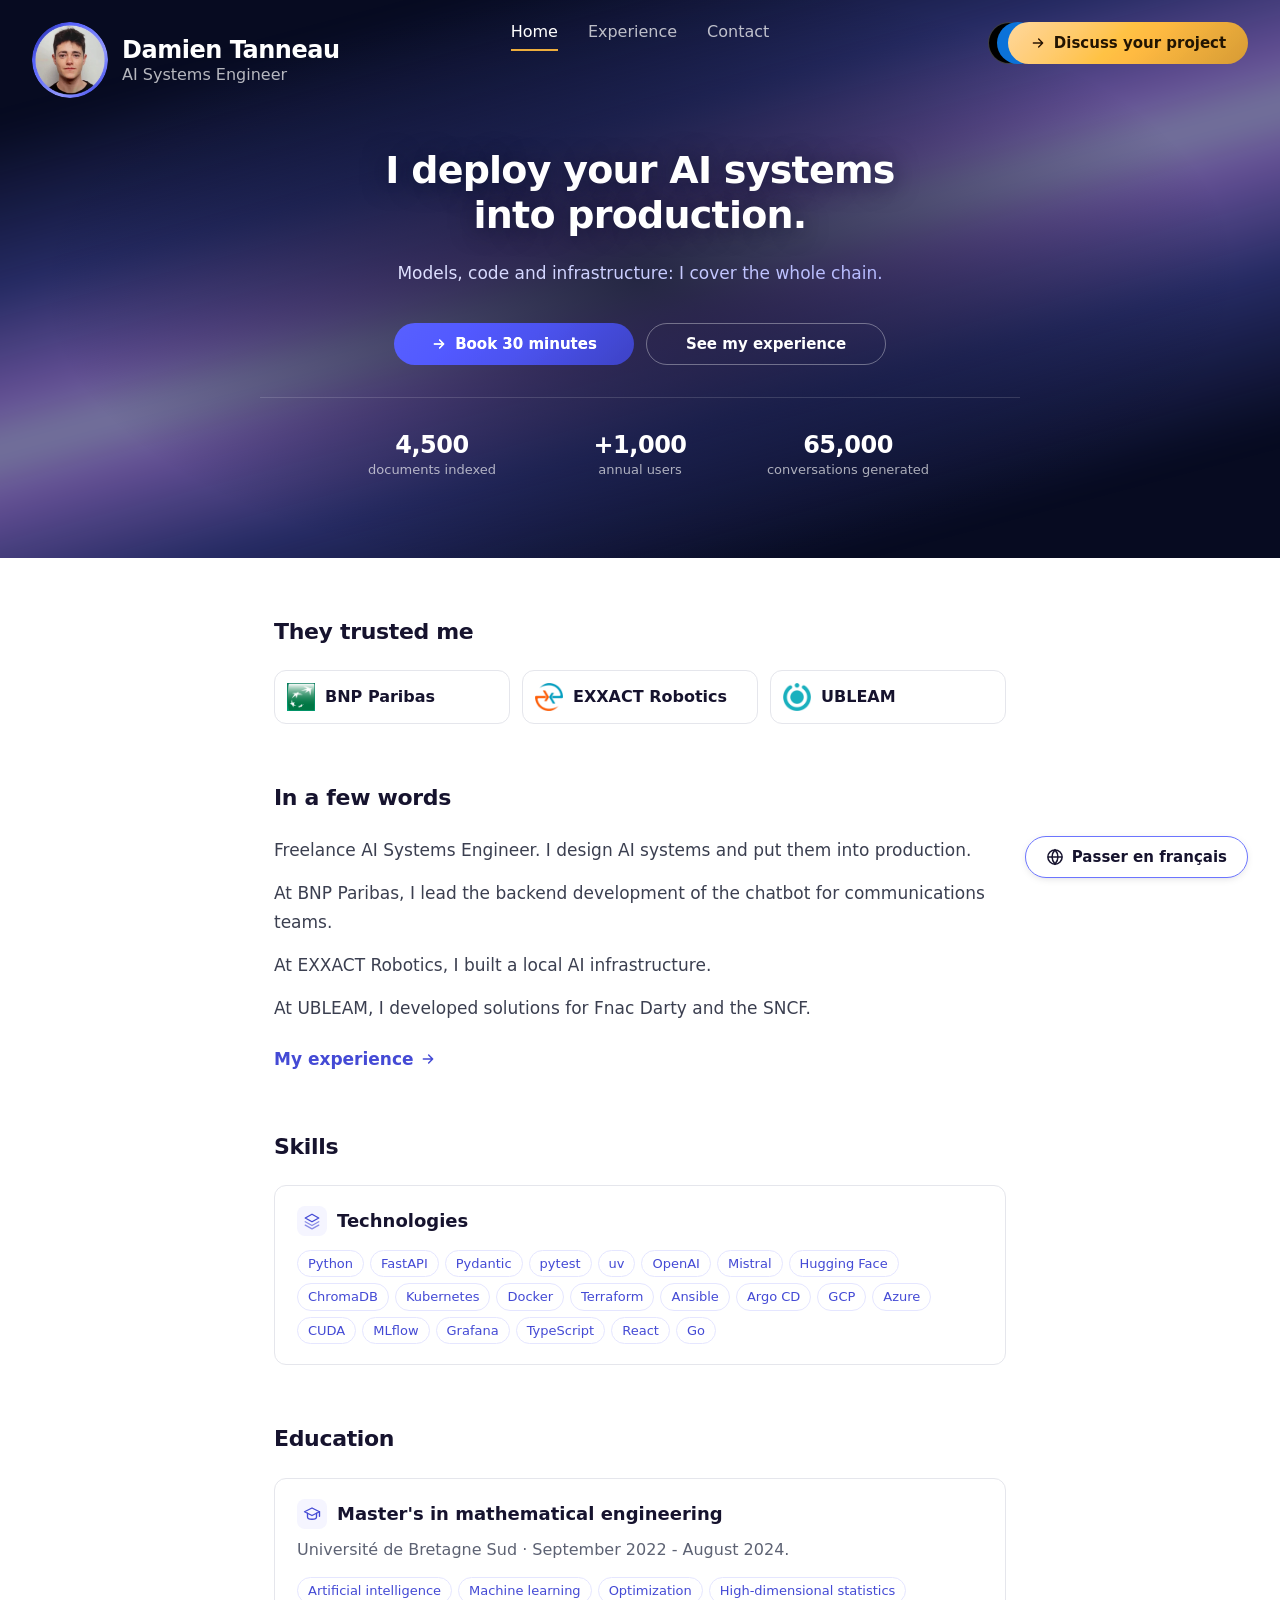
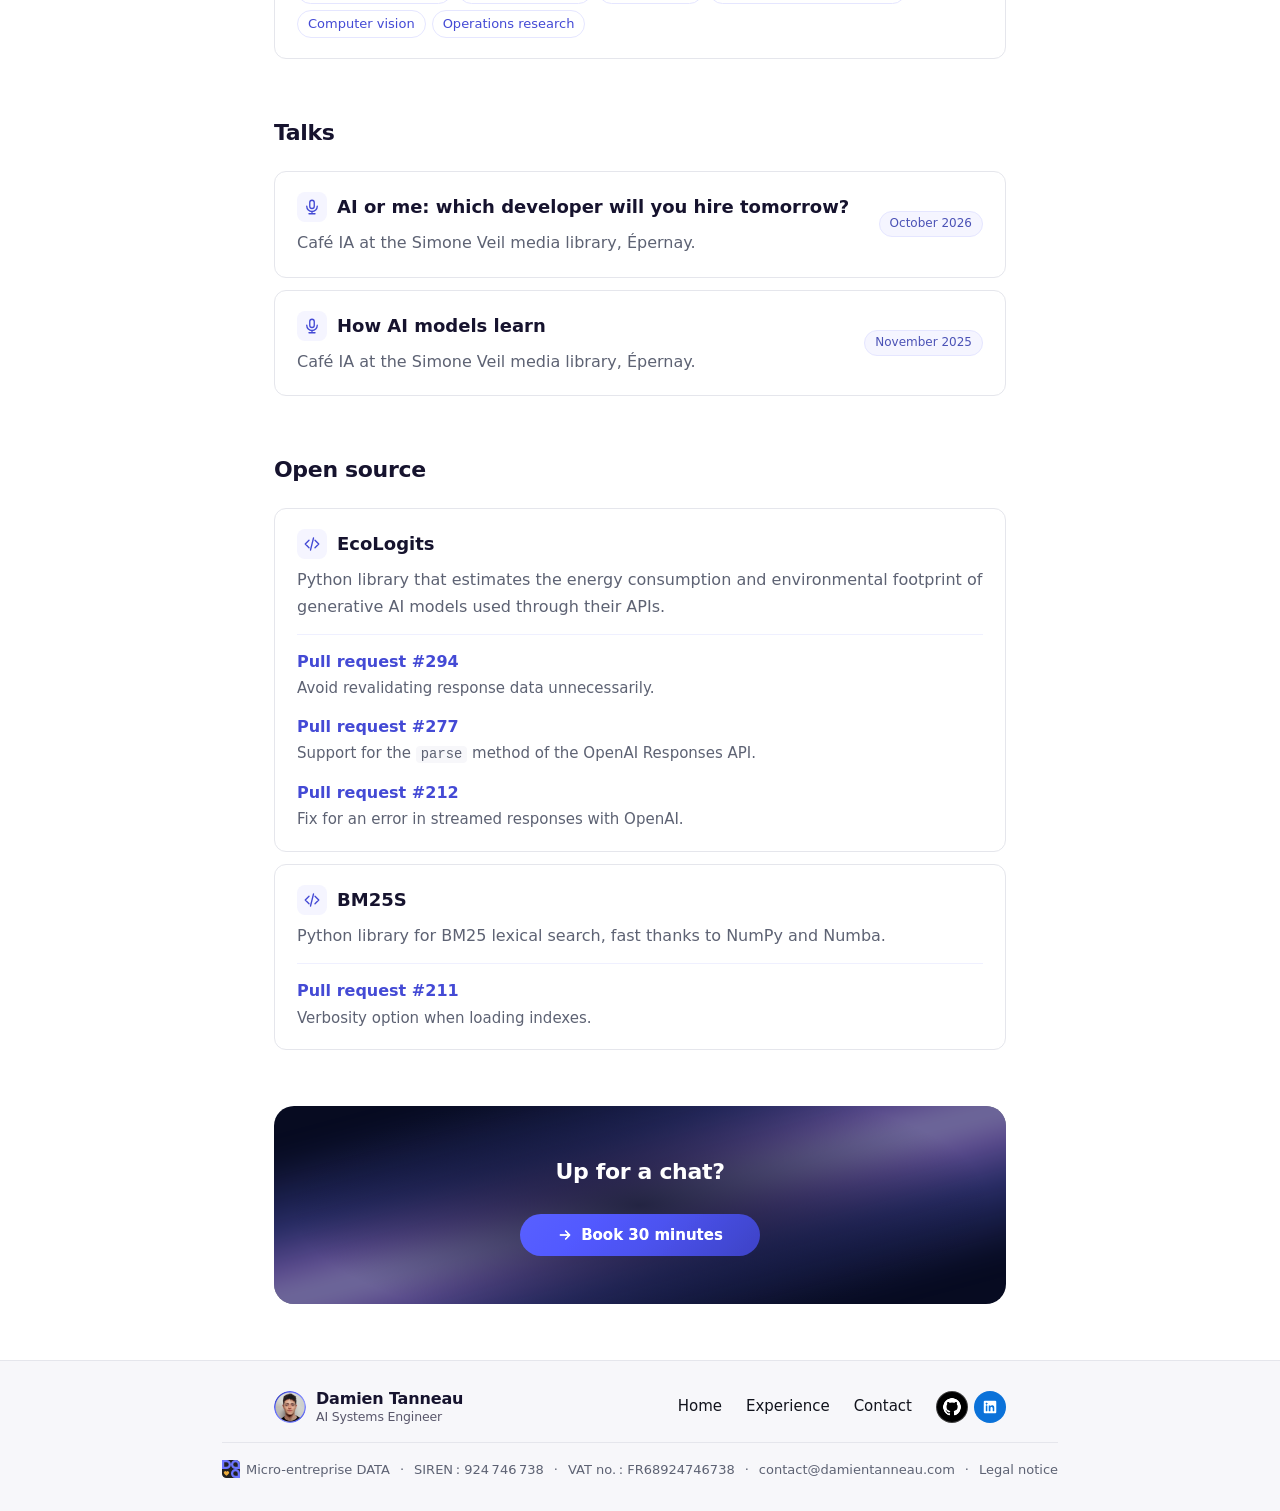
<file: index.html>
<!doctype html>
<html lang="fr">
<head>
<meta charset="utf-8">
<meta name="viewport" content="width=device-width, initial-scale=1">
<title>Damien Tanneau</title>
<meta name="description" content="Ingénieur en systèmes d'IA freelance. Je déploie vos systèmes d'IA en production : produits LLM et RAG, ingestion de documents, évaluation et infrastructure.">
<link rel="canonical" href="https://damientanneau.com/">
<link rel="alternate" hreflang="fr" href="https://damientanneau.com/">
<link rel="alternate" hreflang="en" href="https://damientanneau.com/en/">
<link rel="alternate" hreflang="x-default" href="https://damientanneau.com/">
<meta property="og:type" content="website">
<meta property="og:url" content="https://damientanneau.com/">
<meta property="og:title" content="Damien Tanneau · Ingénieur en systèmes d'IA freelance">
<meta property="og:description" content="Ingénieur en systèmes d'IA freelance. Je déploie vos systèmes d'IA en production : produits LLM et RAG, ingestion de documents, évaluation et infrastructure.">
<meta property="og:locale" content="fr_FR">
<meta property="og:locale:alternate" content="en_US">
<meta property="og:image" content="https://damientanneau.com/assets/damien-photo.jpg">
<meta property="og:image:alt" content="Photo de Damien Tanneau">
<meta name="twitter:card" content="summary">
<meta name="theme-color" content="#070b21">
<link rel="icon" href="assets/damien.png" type="image/png">
<link rel="apple-touch-icon" href="assets/damien.png">
<link rel="stylesheet" href="assets/style.css">
<script src="components/site.js" defer></script>
<script src="components/analytics.js" defer></script>
<script src="components/icons.js" defer></script>
<script src="components/logo.js" defer></script>
<script src="components/parts.js" defer></script>
<script src="components/icon.js" defer></script>
<script src="components/button.js" defer></script>
<script src="components/header.js" defer></script>
<script src="components/hero.js" defer></script>
<script src="components/cta.js" defer></script>
<script src="components/footer.js" defer></script>
<script src="components/lang.js" defer></script>
</head>
<body>

<site-hero page="index">
  <h1>Je déploie vos systèmes d'IA<br>en&nbsp;production.</h1>
  <p class="hero-text">Modèles, code et infrastructure : je couvre toute la chaîne.</p>
  <div class="hero-actions">
    <site-button variant="violet" href="https://calendar.app.google/CoBxq1Q2LCWjWYjo9" external>Réserver 30 minutes</site-button>
    <site-button variant="ghost" href="/experience">Voir mon expérience</site-button>
  </div>
  <dl class="hero-stats">
    <div><dt>4&#8239;500</dt><dd>documents indexés</dd></div>
    <div><dt>+1&#8239;000</dt><dd>utilisateurs annuels</dd></div>
    <div><dt>65&#8239;000</dt><dd>conversations engendrées</dd></div>
  </dl>
</site-hero>

<main>
  <section class="clients">
    <div class="wrap">
      <h2>Ils m'ont fait confiance</h2>
      <ul class="client-tiles">
        <li><a class="client" href="/experience#bnp-paribas"><img src="assets/clients/bnp-paribas.png" alt="" width="28" height="28">BNP Paribas</a></li>
        <li><a class="client" href="/experience#exxact-robotics"><img src="assets/clients/exxact-robotics.png" alt="" width="28" height="28">EXXACT Robotics</a></li>
        <li><a class="client" href="/experience#ubleam"><img src="assets/clients/ubleam.png" alt="" width="28" height="28">UBLEAM</a></li>
      </ul>
    </div>
  </section>

  <section style="padding-top:0">
    <div class="wrap intro">
      <h2>En quelques mots</h2>
      <p>Ingénieur en systèmes d'IA freelance. Je conçois des systèmes d'IA et je les mets en production.</p>
      <p>Chez BNP Paribas, je dirige le développement backend du chatbot des communicants.</p>
      <p>Chez EXXACT Robotics, j'ai construit une infrastructure IA locale.</p>
      <p>Chez UBLEAM, j'ai développé des solutions pour Fnac Darty et la SNCF.</p>
      <div class="intro-links">
        <a href="/experience">Mon expérience <site-icon name="arrow" bare></site-icon></a>
        
        
        
      </div>
    </div>
  </section>

  <section style="padding-top:0">
    <div class="wrap">
      <h2>Compétences</h2>
      <div class="items">
        <div class="item wide"><h3><site-icon name="technologies"></site-icon>Technologies</h3><div class="tags"><span class="tag">Python</span><span class="tag">FastAPI</span><span class="tag">Pydantic</span><span class="tag">pytest</span><span class="tag">uv</span><span class="tag">OpenAI</span><span class="tag">Mistral</span><span class="tag">Hugging Face</span><span class="tag">ChromaDB</span><span class="tag">Kubernetes</span><span class="tag">Docker</span><span class="tag">Terraform</span><span class="tag">Ansible</span><span class="tag">Argo CD</span><span class="tag">GCP</span><span class="tag">Azure</span><span class="tag">CUDA</span><span class="tag">MLflow</span><span class="tag">Grafana</span><span class="tag">TypeScript</span><span class="tag">React</span><span class="tag">Go</span></div></div>
      </div>
    </div>
  </section>

  <section style="padding-top:0">
    <div class="wrap">
      <h2>Formation</h2>
      <div class="item">
        <h3><site-icon name="formation"></site-icon>Master en ingénierie mathématique</h3>
        <p>Université de Bretagne Sud · septembre 2022 - août 2024.</p>
        <div class="tags"><span class="tag">Intelligence artificielle</span><span class="tag">Machine learning</span><span class="tag">Optimisation</span><span class="tag">Statistiques en grande dimension</span><span class="tag">Vision par ordinateur</span><span class="tag">Recherche opérationnelle</span></div>
      </div>
    </div>
  </section>

  <section style="padding-top:0">
    <div class="wrap">
      <h2>Conférences</h2>
      <ul class="contrib-list">
        <li><div><strong><site-icon name="conferences"></site-icon>L'IA ou moi, quel développeur allez-vous embaucher demain ?</strong><p>Café IA de la médiathèque Simone Veil, Épernay.</p></div><span class="contrib-type is-mine">Octobre 2026</span></li>
        <li><div><strong><site-icon name="conferences"></site-icon>Comment les modèles d'intelligence artificielle apprennent ?</strong><p>Café IA de la médiathèque Simone Veil, Épernay.</p></div><span class="contrib-type is-mine">Novembre 2025</span></li>
      </ul>
    </div>
  </section>

  <section style="padding-top:0">
    <div class="wrap">
      <h2>Open source</h2>
      <div class="items items-stack">
        <div class="item">
          <h3><site-icon name="libre"></site-icon><a href="https://github.com/mlco2/ecologits" rel="noopener">EcoLogits</a></h3>
          <p>Bibliothèque Python qui estime la consommation d'énergie et l'empreinte environnementale des modèles d'IA générative utilisés via leurs API.</p>
          <ul class="link-list">
            <li><a href="https://github.com/mlco2/ecologits/pull/294" rel="noopener">Pull request #294</a><span>Éviter de revalider inutilement les données des réponses.</span></li>
            <li><a href="https://github.com/mlco2/ecologits/pull/277" rel="noopener">Pull request #277</a><span>Prise en charge de la méthode <code>parse</code> de l'API Responses d'OpenAI.</span></li>
            <li><a href="https://github.com/mlco2/ecologits/pull/212" rel="noopener">Pull request #212</a><span>Correction d'une erreur dans le streaming des réponses avec OpenAI.</span></li>
          </ul>
        </div>
        <div class="item">
          <h3><site-icon name="libre"></site-icon><a href="https://github.com/xhluca/bm25s" rel="noopener">BM25S</a></h3>
          <p>Bibliothèque Python de recherche lexicale BM25, rapide grâce à NumPy et Numba.</p>
          <ul class="link-list">
            <li><a href="https://github.com/xhluca/bm25s/pull/211" rel="noopener">Pull request #211</a><span>Option de verbosité au chargement des index.</span></li>
          </ul>
        </div>
      </div>
    </div>
  </section>

  <site-cta></site-cta>
</main>

<site-lang></site-lang>
<site-footer></site-footer>
</body>
</html>
</file>
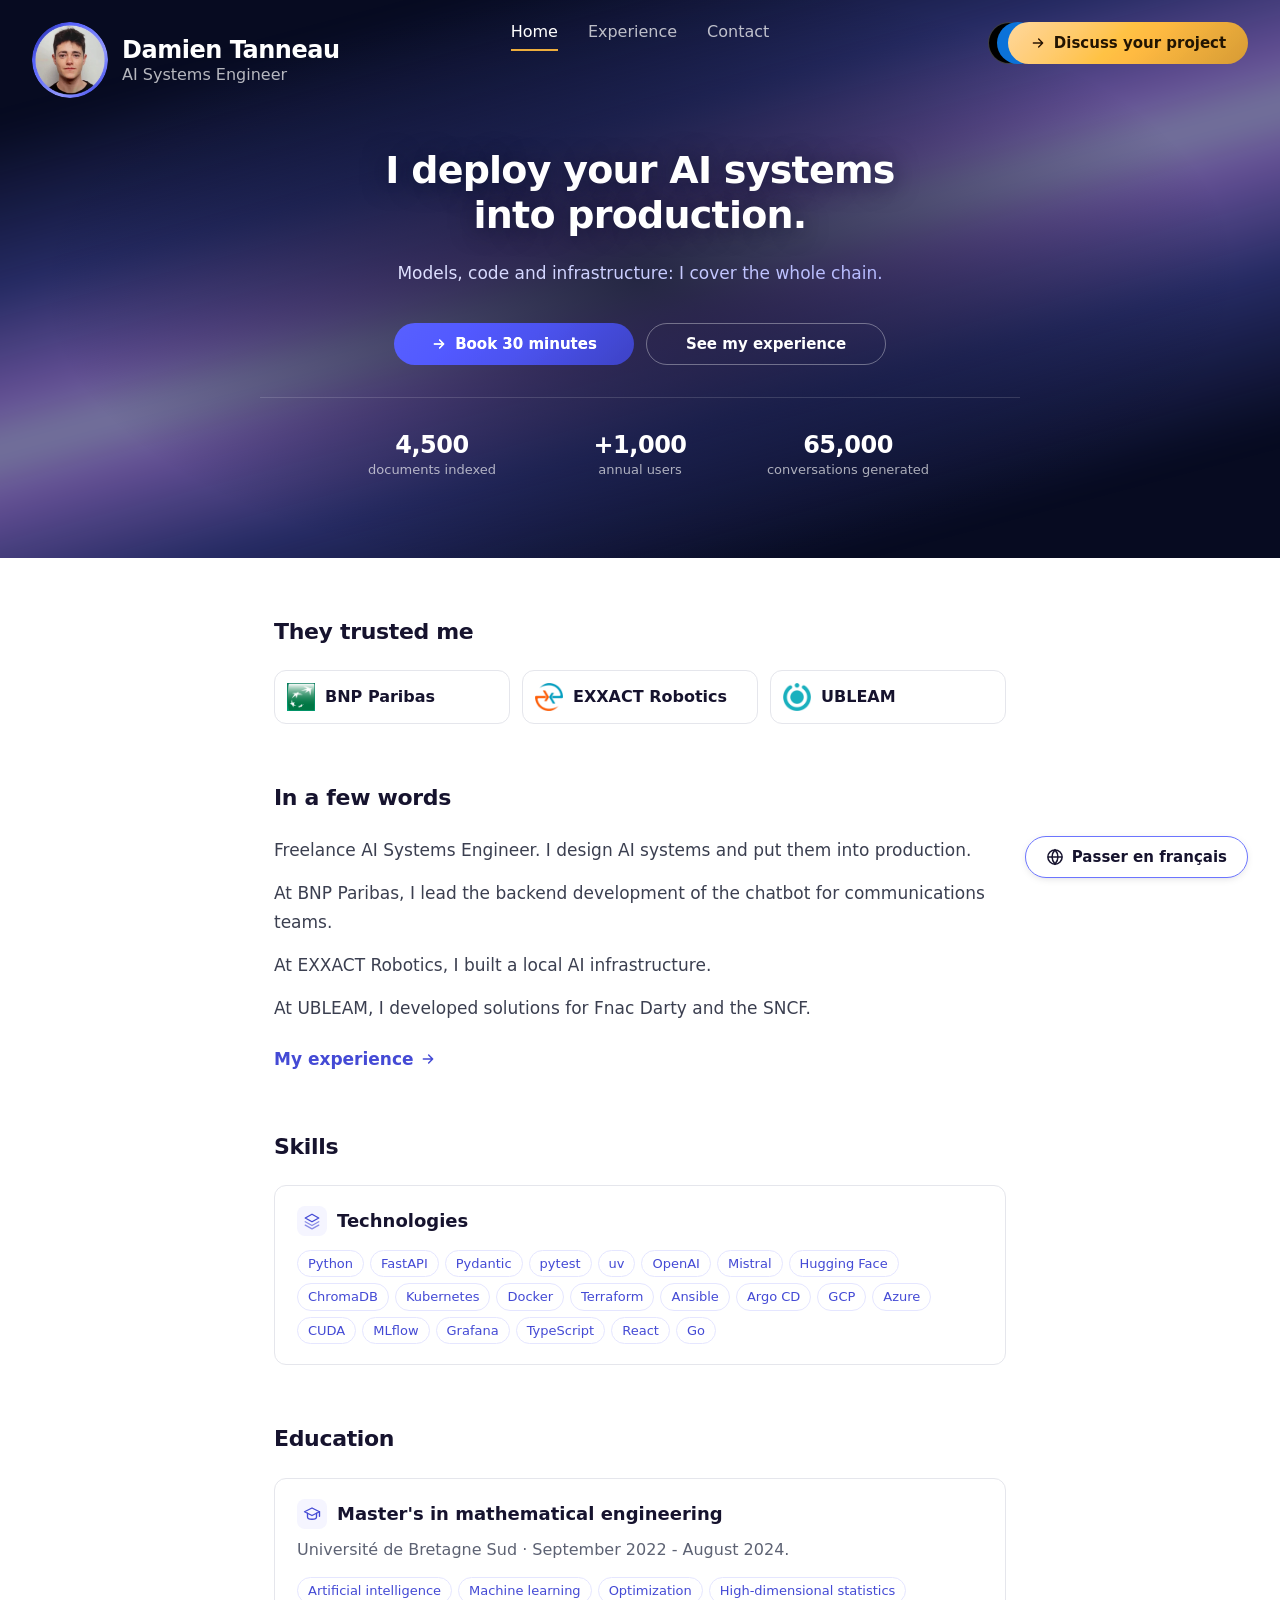
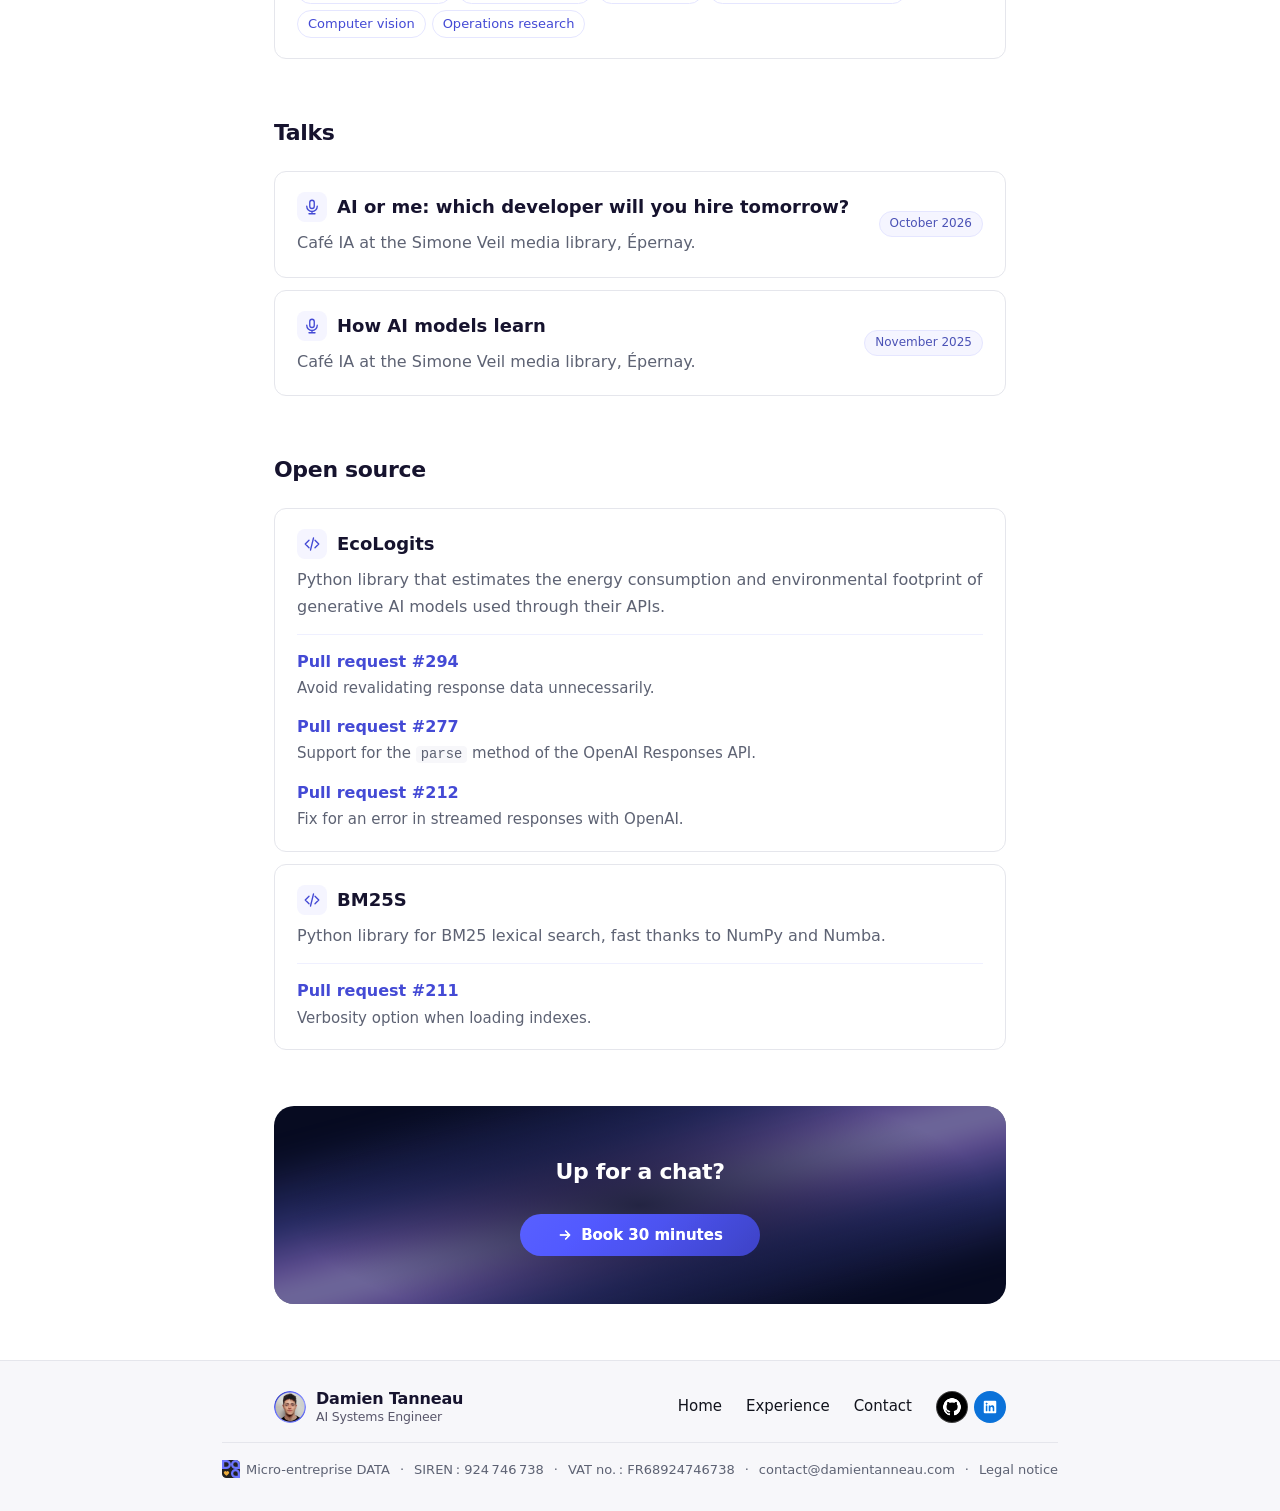
<file: en/index.html>
<!doctype html>
<html lang="en">
<head>
<meta charset="utf-8">
<meta name="viewport" content="width=device-width, initial-scale=1">
<title>Damien Tanneau</title>
<meta name="description" content="Freelance AI Systems Engineer. I deploy your AI systems in production: LLM and RAG products, document ingestion, evaluation and infrastructure.">
<link rel="canonical" href="https://damientanneau.com/en/">
<link rel="alternate" hreflang="fr" href="https://damientanneau.com/">
<link rel="alternate" hreflang="en" href="https://damientanneau.com/en/">
<link rel="alternate" hreflang="x-default" href="https://damientanneau.com/">
<meta property="og:type" content="website">
<meta property="og:url" content="https://damientanneau.com/en/">
<meta property="og:title" content="Damien Tanneau · Freelance AI Systems Engineer">
<meta property="og:description" content="Freelance AI Systems Engineer. I deploy your AI systems in production: LLM and RAG products, document ingestion, evaluation and infrastructure.">
<meta property="og:locale" content="en_US">
<meta property="og:locale:alternate" content="fr_FR">
<meta property="og:image" content="https://damientanneau.com/assets/damien-photo.jpg">
<meta property="og:image:alt" content="Photo of Damien Tanneau">
<meta name="twitter:card" content="summary">
<meta name="theme-color" content="#070b21">
<link rel="icon" href="../assets/damien.png" type="image/png">
<link rel="apple-touch-icon" href="../assets/damien.png">
<link rel="stylesheet" href="../assets/style.css">
<script src="../components/site.js" defer></script>
<script src="../components/analytics.js" defer></script>
<script src="../components/icons.js" defer></script>
<script src="../components/logo.js" defer></script>
<script src="../components/parts.js" defer></script>
<script src="../components/icon.js" defer></script>
<script src="../components/button.js" defer></script>
<script src="../components/header.js" defer></script>
<script src="../components/hero.js" defer></script>
<script src="../components/cta.js" defer></script>
<script src="../components/footer.js" defer></script>
<script src="../components/lang.js" defer></script>
</head>
<body>

<site-hero page="index">
  <h1>I deploy your AI systems<br>into&nbsp;production.</h1>
  <p class="hero-text">Models, code and infrastructure: I cover the whole chain.</p>
  <div class="hero-actions">
    <site-button variant="violet" href="https://calendar.app.google/CoBxq1Q2LCWjWYjo9" external>Book 30 minutes</site-button>
    <site-button variant="ghost" href="/en/experience">See my experience</site-button>
  </div>
  <dl class="hero-stats">
    <div><dt>4,500</dt><dd>documents indexed</dd></div>
    <div><dt>+1,000</dt><dd>annual users</dd></div>
    <div><dt>65,000</dt><dd>conversations generated</dd></div>
  </dl>
</site-hero>

<main>
  <section class="clients">
    <div class="wrap">
      <h2>They trusted me</h2>
      <ul class="client-tiles">
        <li><a class="client" href="/en/experience#bnp-paribas"><img src="../assets/clients/bnp-paribas.png" alt="" width="28" height="28">BNP Paribas</a></li>
        <li><a class="client" href="/en/experience#exxact-robotics"><img src="../assets/clients/exxact-robotics.png" alt="" width="28" height="28">EXXACT Robotics</a></li>
        <li><a class="client" href="/en/experience#ubleam"><img src="../assets/clients/ubleam.png" alt="" width="28" height="28">UBLEAM</a></li>
      </ul>
    </div>
  </section>

  <section style="padding-top:0">
    <div class="wrap intro">
      <h2>In a few words</h2>
      <p>Freelance AI Systems Engineer. I design AI systems and put them into production.</p>
      <p>At BNP Paribas, I lead the backend development of the chatbot for communications teams.</p>
      <p>At EXXACT Robotics, I built a local AI infrastructure.</p>
      <p>At UBLEAM, I developed solutions for Fnac Darty and the SNCF.</p>
      <div class="intro-links">
        <a href="/en/experience">My experience <site-icon name="arrow" bare></site-icon></a>
        
        
        
      </div>
    </div>
  </section>

  <section style="padding-top:0">
    <div class="wrap">
      <h2>Skills</h2>
      <div class="items">
        <div class="item wide"><h3><site-icon name="technologies"></site-icon>Technologies</h3><div class="tags"><span class="tag">Python</span><span class="tag">FastAPI</span><span class="tag">Pydantic</span><span class="tag">pytest</span><span class="tag">uv</span><span class="tag">OpenAI</span><span class="tag">Mistral</span><span class="tag">Hugging Face</span><span class="tag">ChromaDB</span><span class="tag">Kubernetes</span><span class="tag">Docker</span><span class="tag">Terraform</span><span class="tag">Ansible</span><span class="tag">Argo CD</span><span class="tag">GCP</span><span class="tag">Azure</span><span class="tag">CUDA</span><span class="tag">MLflow</span><span class="tag">Grafana</span><span class="tag">TypeScript</span><span class="tag">React</span><span class="tag">Go</span></div></div>
      </div>
    </div>
  </section>

  <section style="padding-top:0">
    <div class="wrap">
      <h2>Education</h2>
      <div class="item">
        <h3><site-icon name="formation"></site-icon>Master's in mathematical engineering</h3>
        <p>Université de Bretagne Sud · September 2022 - August 2024.</p>
        <div class="tags"><span class="tag">Artificial intelligence</span><span class="tag">Machine learning</span><span class="tag">Optimization</span><span class="tag">High-dimensional statistics</span><span class="tag">Computer vision</span><span class="tag">Operations research</span></div>
      </div>
    </div>
  </section>

  <section style="padding-top:0">
    <div class="wrap">
      <h2>Talks</h2>
      <ul class="contrib-list">
        <li><div><strong><site-icon name="conferences"></site-icon>AI or me: which developer will you hire tomorrow?</strong><p>Café IA at the Simone Veil media library, Épernay.</p></div><span class="contrib-type is-mine">October 2026</span></li>
        <li><div><strong><site-icon name="conferences"></site-icon>How AI models learn</strong><p>Café IA at the Simone Veil media library, Épernay.</p></div><span class="contrib-type is-mine">November 2025</span></li>
      </ul>
    </div>
  </section>

  <section style="padding-top:0">
    <div class="wrap">
      <h2>Open source</h2>
      <div class="items items-stack">
        <div class="item">
          <h3><site-icon name="libre"></site-icon><a href="https://github.com/mlco2/ecologits" rel="noopener">EcoLogits</a></h3>
          <p>Python library that estimates the energy consumption and environmental footprint of generative AI models used through their APIs.</p>
          <ul class="link-list">
            <li><a href="https://github.com/mlco2/ecologits/pull/294" rel="noopener">Pull request #294</a><span>Avoid revalidating response data unnecessarily.</span></li>
            <li><a href="https://github.com/mlco2/ecologits/pull/277" rel="noopener">Pull request #277</a><span>Support for the <code>parse</code> method of the OpenAI Responses API.</span></li>
            <li><a href="https://github.com/mlco2/ecologits/pull/212" rel="noopener">Pull request #212</a><span>Fix for an error in streamed responses with OpenAI.</span></li>
          </ul>
        </div>
        <div class="item">
          <h3><site-icon name="libre"></site-icon><a href="https://github.com/xhluca/bm25s" rel="noopener">BM25S</a></h3>
          <p>Python library for BM25 lexical search, fast thanks to NumPy and Numba.</p>
          <ul class="link-list">
            <li><a href="https://github.com/xhluca/bm25s/pull/211" rel="noopener">Pull request #211</a><span>Verbosity option when loading indexes.</span></li>
          </ul>
        </div>
      </div>
    </div>
  </section>

  <site-cta></site-cta>
</main>

<site-lang></site-lang>
<site-footer></site-footer>
</body>
</html>
</file>
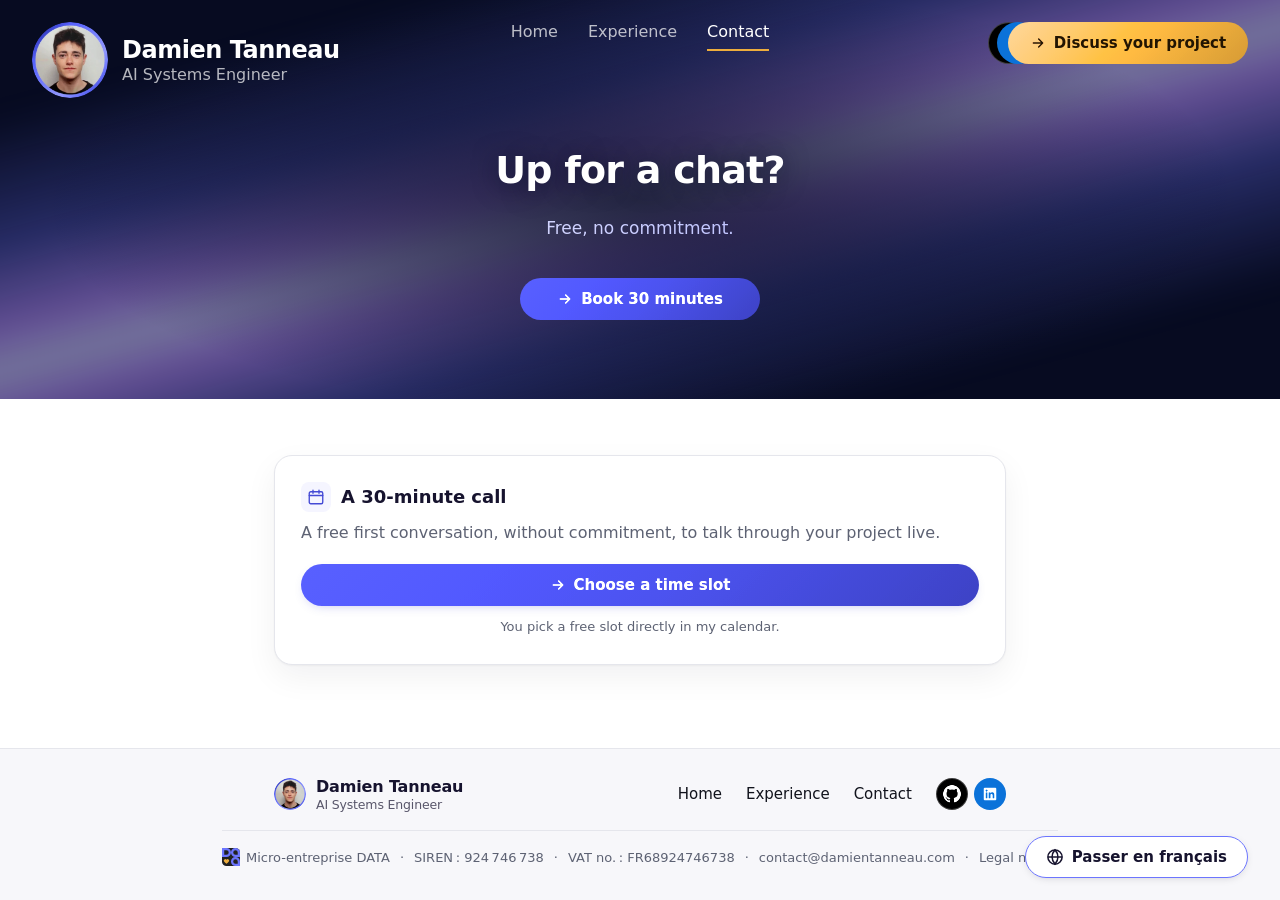
<file: en/contact.html>
<!doctype html>
<html lang="en">
<head>
<meta charset="utf-8">
<meta name="viewport" content="width=device-width, initial-scale=1">
<title>Contact · Damien Tanneau</title>
<meta name="description" content="Let's talk about your AI project: a first 30-minute call, free and without commitment.">
<link rel="canonical" href="https://damientanneau.com/en/contact">
<link rel="alternate" hreflang="fr" href="https://damientanneau.com/contact">
<link rel="alternate" hreflang="en" href="https://damientanneau.com/en/contact">
<link rel="alternate" hreflang="x-default" href="https://damientanneau.com/contact">
<meta property="og:type" content="website">
<meta property="og:url" content="https://damientanneau.com/en/contact">
<meta property="og:title" content="Contact · Damien Tanneau">
<meta property="og:description" content="Let's talk about your AI project: a first 30-minute call, free and without commitment.">
<meta property="og:locale" content="en_US">
<meta property="og:locale:alternate" content="fr_FR">
<meta property="og:image" content="https://damientanneau.com/assets/damien-photo.jpg">
<meta property="og:image:alt" content="Photo of Damien Tanneau">
<meta name="twitter:card" content="summary">
<meta name="theme-color" content="#070b21">
<link rel="icon" href="../assets/damien.png" type="image/png">
<link rel="apple-touch-icon" href="../assets/damien.png">
<link rel="stylesheet" href="../assets/style.css">
<script src="../components/site.js" defer></script>
<script src="../components/analytics.js" defer></script>
<script src="../components/icons.js" defer></script>
<script src="../components/logo.js" defer></script>
<script src="../components/parts.js" defer></script>
<script src="../components/icon.js" defer></script>
<script src="../components/button.js" defer></script>
<script src="../components/header.js" defer></script>
<script src="../components/hero.js" defer></script>
<script src="../components/cta.js" defer></script>
<script src="../components/footer.js" defer></script>
<script src="../components/lang.js" defer></script>
<script src="../assets/contact-form.js" defer></script>
</head>
<body>

<site-hero page="contact">
  <h1>Up for a chat?</h1>
  <p class="hero-text">Free, no commitment.</p>
  <div class="hero-actions">
    <site-button variant="violet" href="https://calendar.app.google/CoBxq1Q2LCWjWYjo9" external>Book 30 minutes</site-button>
    
    
    
  </div>
  
  
  
</site-hero>

<main>
  <section>
    <div class="wrap">
      

      <div class="contact-options">
      <div class="contact-card" id="rendez-vous">
        <h3><site-icon name="calendrier"></site-icon>A 30-minute call</h3>
        <p>A free first conversation, without commitment, to talk through your project live.</p>
        <site-button variant="violet" href="https://calendar.app.google/CoBxq1Q2LCWjWYjo9" external full>Choose a time slot</site-button>
        <p class="contact-hint">You pick a free slot directly in my calendar.</p>
      </div>
      
      
      
      </div>

      
      
      
    </div>
  </section>
</main>

<site-lang></site-lang>
<site-footer></site-footer>
</body>
</html>
</file>
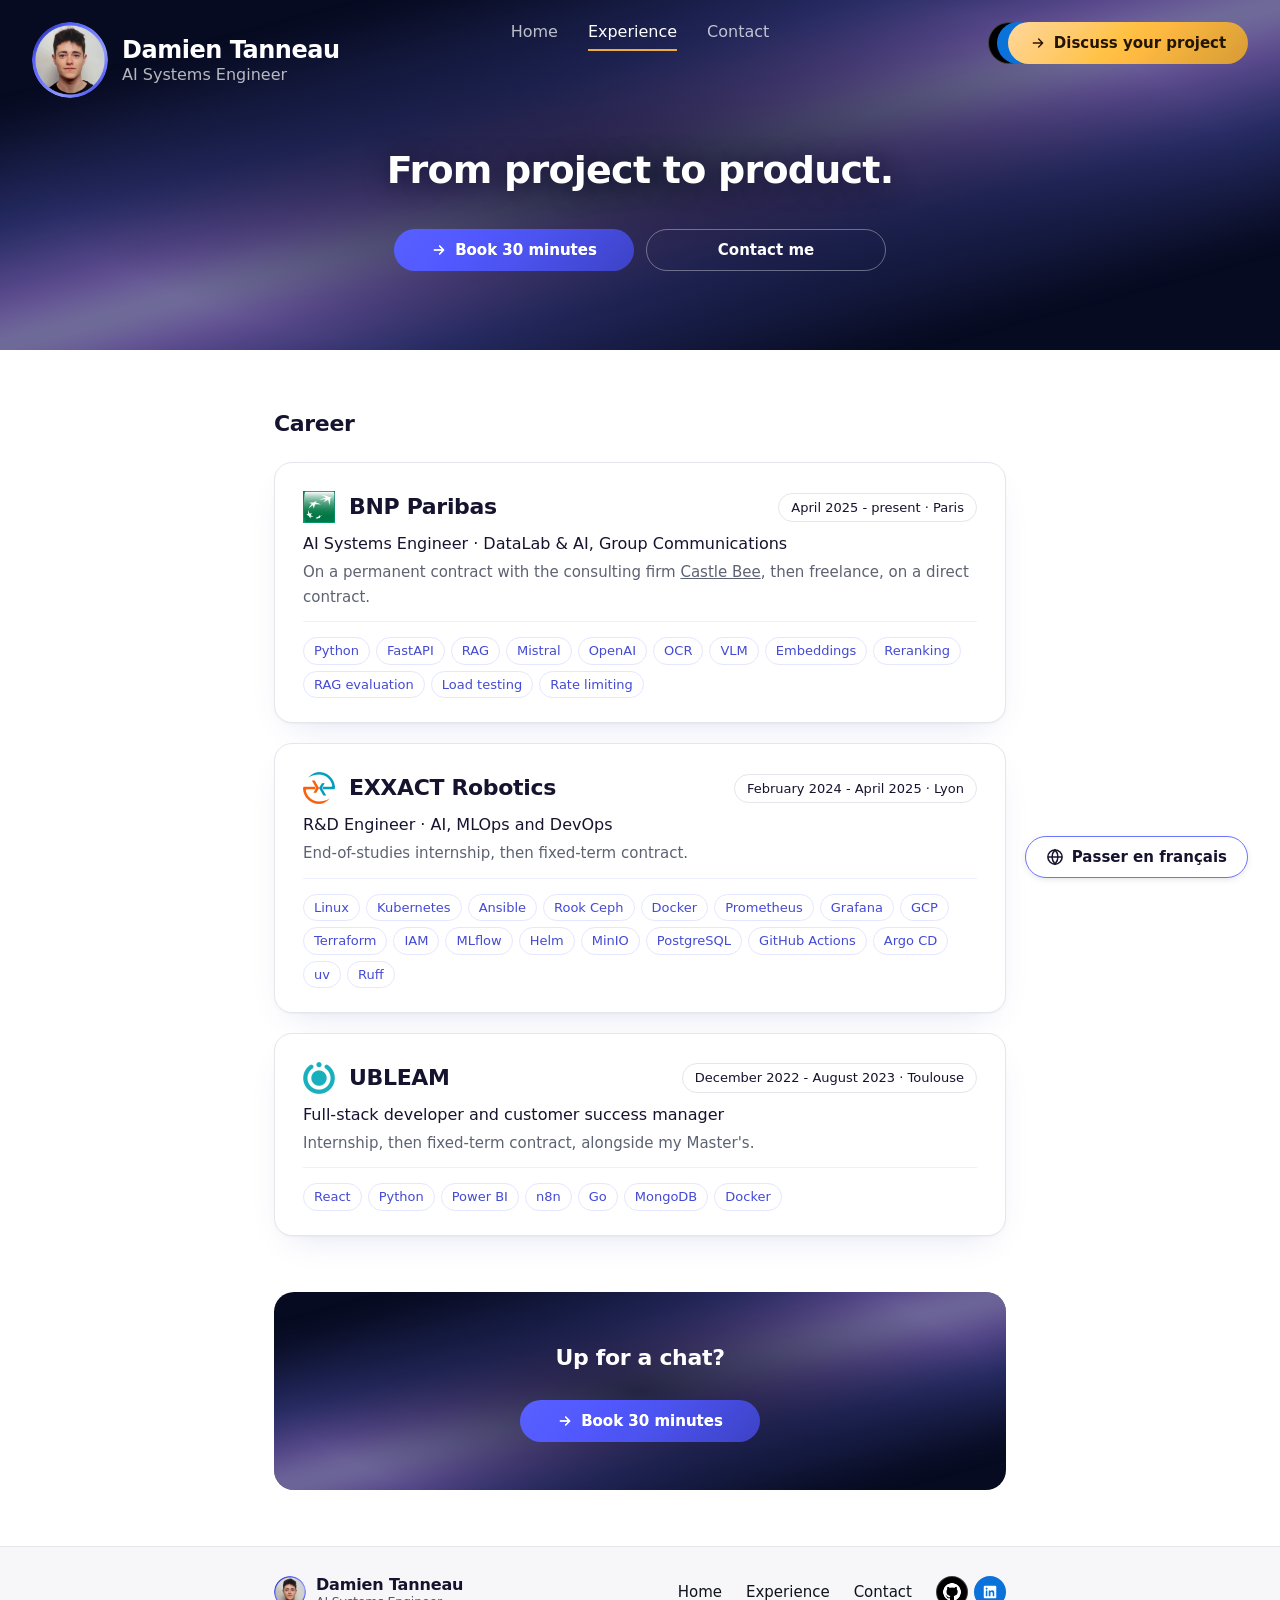
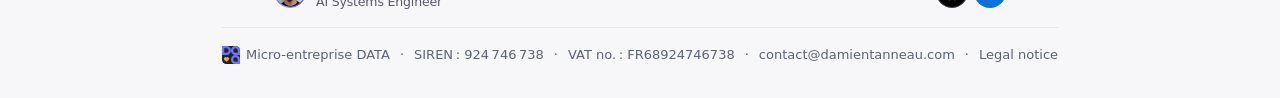
<file: en/experience.html>
<!doctype html>
<html lang="en">
<head>
<meta charset="utf-8">
<meta name="viewport" content="width=device-width, initial-scale=1">
<title>Experience · Damien Tanneau</title>
<meta name="description" content="BNP Paribas, EXXACT Robotics, UBLEAM: the AI systems and infrastructure I built.">
<link rel="canonical" href="https://damientanneau.com/en/experience">
<link rel="alternate" hreflang="fr" href="https://damientanneau.com/experience">
<link rel="alternate" hreflang="en" href="https://damientanneau.com/en/experience">
<link rel="alternate" hreflang="x-default" href="https://damientanneau.com/experience">
<meta property="og:type" content="website">
<meta property="og:url" content="https://damientanneau.com/en/experience">
<meta property="og:title" content="Experience · Damien Tanneau">
<meta property="og:description" content="BNP Paribas, EXXACT Robotics, UBLEAM: the AI systems and infrastructure I built.">
<meta property="og:locale" content="en_US">
<meta property="og:locale:alternate" content="fr_FR">
<meta property="og:image" content="https://damientanneau.com/assets/damien-photo.jpg">
<meta property="og:image:alt" content="Photo of Damien Tanneau">
<meta name="twitter:card" content="summary">
<meta name="theme-color" content="#070b21">
<link rel="icon" href="../assets/damien.png" type="image/png">
<link rel="apple-touch-icon" href="../assets/damien.png">
<link rel="stylesheet" href="../assets/style.css">
<script src="../components/site.js" defer></script>
<script src="../components/analytics.js" defer></script>
<script src="../components/icons.js" defer></script>
<script src="../components/logo.js" defer></script>
<script src="../components/parts.js" defer></script>
<script src="../components/icon.js" defer></script>
<script src="../components/button.js" defer></script>
<script src="../components/header.js" defer></script>
<script src="../components/hero.js" defer></script>
<script src="../components/cta.js" defer></script>
<script src="../components/footer.js" defer></script>
<script src="../components/lang.js" defer></script>
</head>
<body>

<site-hero page="experience">
  <h1>From project to product.</h1>
  
  
  
  <div class="hero-actions">
    <site-button variant="violet" href="https://calendar.app.google/CoBxq1Q2LCWjWYjo9" external>Book 30 minutes</site-button>
    
    <site-button variant="ghost" href="/en/contact">Contact me</site-button>
    
    
    
    
  </div>
  
  
  
</site-hero>

<main>
<section>
  <div class="wrap">
    <h2>Career</h2>
  </div>
  <div class="wrap job-cards">
      <article class="job" id="bnp-paribas">
        <div class="job-top"><div class="job-name"><span class="job-logo"><img src="../assets/clients/bnp-paribas.png" alt="BNP Paribas logo" width="34" height="34"></span><h2><a href="https://group.bnpparibas" target="_blank" rel="noopener">BNP Paribas</a></h2></div><span class="dates">April 2025 - present · Paris</span></div>
        <p class="role">AI Systems Engineer · DataLab &amp; AI, Group Communications</p>
        <p class="context">On a permanent contract with the consulting firm <a href="https://www.welcometothejungle.com/fr/companies-v1/castle-bee-data-cloud-cyber-foundry" target="_blank" rel="noopener">Castle Bee</a>, then freelance, on a direct contract.</p>
        
        
        
        <div class="tags"><span class="tag">Python</span><span class="tag">FastAPI</span><span class="tag">RAG</span><span class="tag">Mistral</span><span class="tag">OpenAI</span><span class="tag">OCR</span><span class="tag">VLM</span><span class="tag">Embeddings</span><span class="tag">Reranking</span><span class="tag">RAG evaluation</span><span class="tag">Load testing</span><span class="tag">Rate limiting</span></div>
      </article>
      <article class="job" id="exxact-robotics">
        <div class="job-top"><div class="job-name"><span class="job-logo"><img src="../assets/clients/exxact-robotics.png" alt="EXXACT Robotics logo" width="34" height="34"></span><h2><a href="https://exxact-robotics.com" target="_blank" rel="noopener">EXXACT Robotics</a></h2></div><span class="dates">February 2024 - April 2025 · Lyon</span></div>
        <p class="role">R&amp;D Engineer · AI, MLOps and DevOps</p>
        <p class="context">End-of-studies internship, then fixed-term contract.</p>
        
        
        
        <div class="tags"><span class="tag">Linux</span><span class="tag">Kubernetes</span><span class="tag">Ansible</span><span class="tag">Rook Ceph</span><span class="tag">Docker</span><span class="tag">Prometheus</span><span class="tag">Grafana</span><span class="tag">GCP</span><span class="tag">Terraform</span><span class="tag">IAM</span><span class="tag">MLflow</span><span class="tag">Helm</span><span class="tag">MinIO</span><span class="tag">PostgreSQL</span><span class="tag">GitHub Actions</span><span class="tag">Argo CD</span><span class="tag">uv</span><span class="tag">Ruff</span></div>
      </article>
      <article class="job" id="ubleam">
        <div class="job-top"><div class="job-name"><span class="job-logo"><img src="../assets/clients/ubleam.png" alt="UBLEAM logo" width="34" height="34"></span><h2><a href="https://www.ubleam.com" target="_blank" rel="noopener">UBLEAM</a></h2></div><span class="dates">December 2022 - August 2023 · Toulouse</span></div>
        <p class="role">Full-stack developer and customer success manager</p>
        <p class="context">Internship, then fixed-term contract, alongside my Master's.</p>
        
        
        
        <div class="tags"><span class="tag">React</span><span class="tag">Python</span><span class="tag">Power BI</span><span class="tag">n8n</span><span class="tag">Go</span><span class="tag">MongoDB</span><span class="tag">Docker</span></div>
      </article>
  </div>
</section>

  <site-cta></site-cta>
</main>

<site-lang></site-lang>
<site-footer></site-footer>
</body>
</html>
</file>
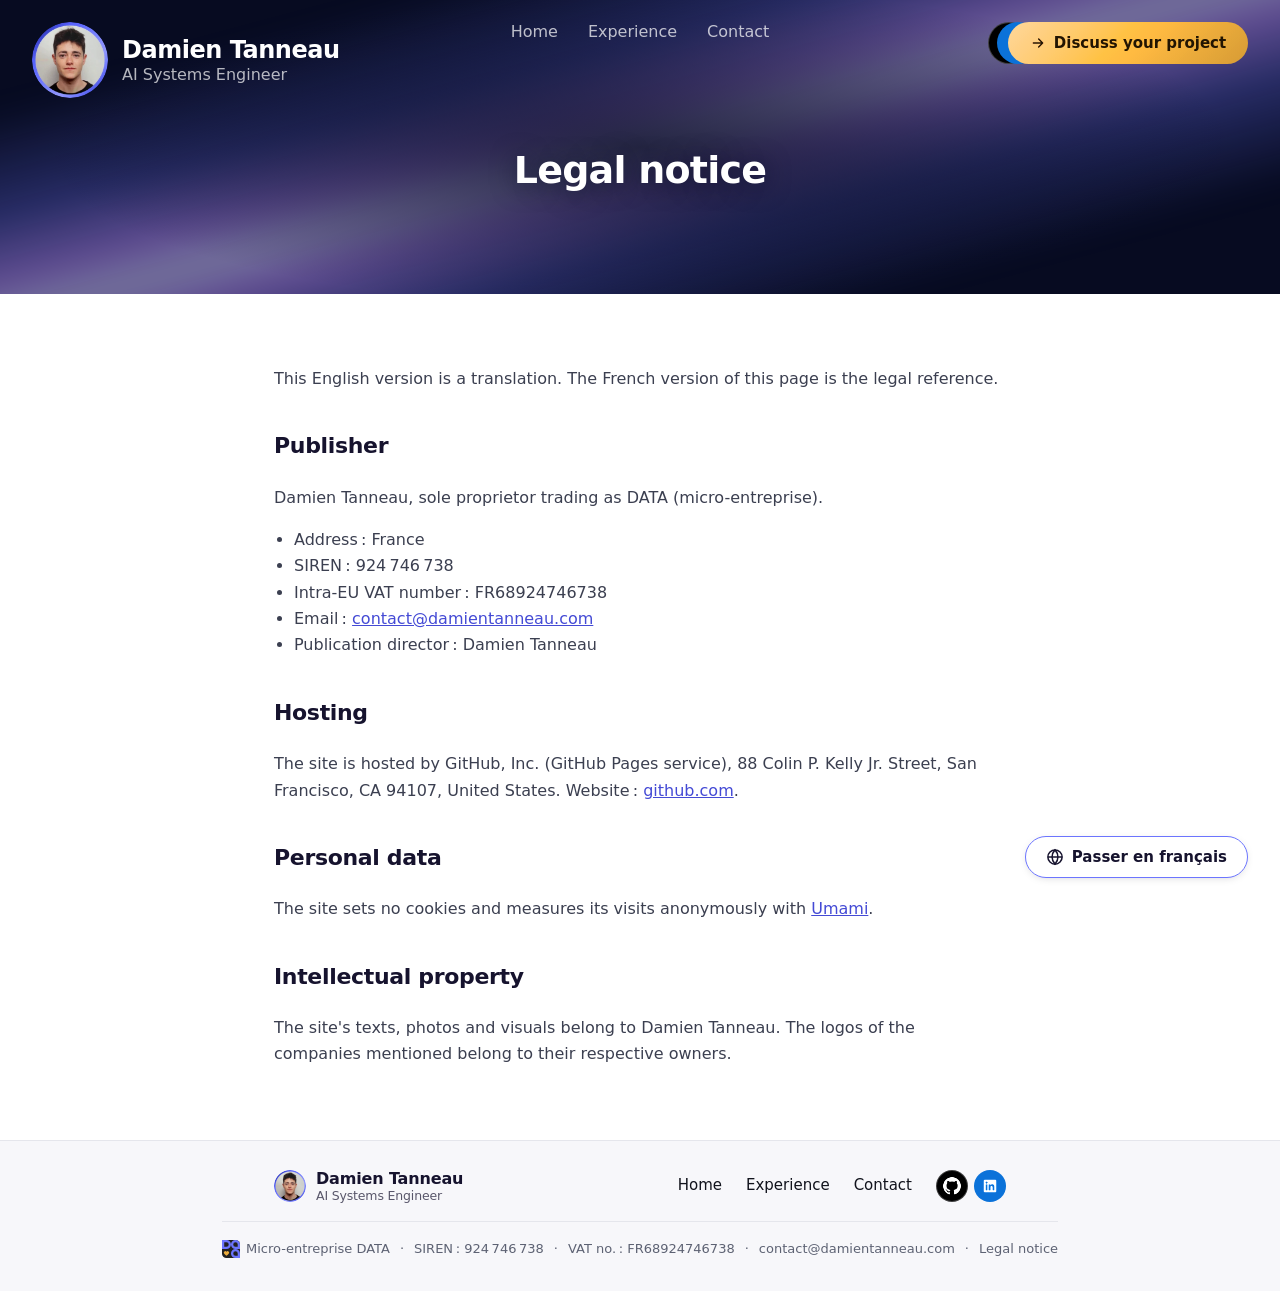
<file: en/legal-notice.html>
<!doctype html>
<html lang="en">
<head>
<meta charset="utf-8">
<meta name="viewport" content="width=device-width, initial-scale=1">
<title>Legal notice · Damien Tanneau</title>
<meta name="description" content="Legal notice for damientanneau.com.">
<link rel="canonical" href="https://damientanneau.com/en/legal-notice">
<link rel="alternate" hreflang="fr" href="https://damientanneau.com/mentions-legales">
<link rel="alternate" hreflang="en" href="https://damientanneau.com/en/legal-notice">
<link rel="alternate" hreflang="x-default" href="https://damientanneau.com/mentions-legales">
<meta property="og:locale" content="en_US">
<meta property="og:locale:alternate" content="fr_FR">
<meta name="theme-color" content="#070b21">
<link rel="icon" href="../assets/damien.png" type="image/png">
<link rel="apple-touch-icon" href="../assets/damien.png">
<link rel="stylesheet" href="../assets/style.css">
<script src="../components/site.js" defer></script>
<script src="../components/analytics.js" defer></script>
<script src="../components/icons.js" defer></script>
<script src="../components/logo.js" defer></script>
<script src="../components/parts.js" defer></script>
<script src="../components/icon.js" defer></script>
<script src="../components/button.js" defer></script>
<script src="../components/header.js" defer></script>
<script src="../components/hero.js" defer></script>
<script src="../components/footer.js" defer></script>
<script src="../components/lang.js" defer></script>
</head>
<body>

<site-hero page="mentions-legales">
  <h1>Legal notice</h1>
</site-hero>

<main>
  <section>
    <div class="wrap legal-page">
      <p>This English version is a translation. The French version of this page is the legal reference.</p>

      <h2>Publisher</h2>
      <p>Damien Tanneau, sole proprietor trading as DATA (micro-entreprise).</p>
      <ul>
        <li>Address&#8239;: France</li>
        <li>SIREN&#8239;: 924&#8239;746&#8239;738</li>
        <li>Intra-EU VAT number&#8239;: FR68924746738</li>
        <li>Email&#8239;: <a href="mailto:contact@damientanneau.com">contact@damientanneau.com</a></li>
        <li>Publication director&#8239;: Damien Tanneau</li>
      </ul>

      <h2>Hosting</h2>
      <p>The site is hosted by GitHub, Inc. (GitHub Pages service), 88 Colin P. Kelly Jr. Street, San Francisco, CA 94107, United States. Website&#8239;: <a href="https://github.com" rel="noopener">github.com</a>.</p>

      <h2>Personal data</h2>
      <p>The site sets no cookies and measures its visits anonymously with <a href="https://umami.is" rel="noopener">Umami</a>.</p>
      
      
      
      
      
      

      <h2>Intellectual property</h2>
      <p>The site's texts, photos and visuals belong to Damien Tanneau. The logos of the companies mentioned belong to their respective owners.</p>
    </div>
  </section>
</main>

<site-lang></site-lang>
<site-footer></site-footer>
</body>
</html>
</file>
<file: assets/style.css>
:root {
  --bg: #ffffff;
  --bg-soft: #f7f7fa;
  --text: #11131c;
  --muted: #5d6273;
  --border: #e5e6ec;
  --ink: #16132e;
  
  --violet: #6c75fe;
  --gold: #edad3d;
  --night: #070b21;
  
  --btn-violet: #4f56f5;
  
  --accent: color-mix(in oklch, var(--btn-violet) 90%, black);
  --accent-light: color-mix(in oklch, var(--violet) 78%, white);
  --accent-dark: color-mix(in oklch, var(--violet) 78%, black);
  
  --accent-button: var(--violet);
  --accent-soft: color-mix(in srgb, var(--violet) 7%, white);
  --accent-line: color-mix(in srgb, var(--violet) 18%, white);
  --lavender: color-mix(in srgb, var(--violet) 35%, white);
  --gold-light: color-mix(in oklch, var(--gold) 70%, white);
  --gold-dark: color-mix(in oklch, var(--gold) 85%, black);
  --gold-ink: color-mix(in oklch, var(--gold) 25%, black);
  --gold-text: color-mix(in oklch, var(--gold) 55%, black);
  
  --beam: linear-gradient(345deg, transparent 30%, color-mix(in srgb, var(--violet) 30%, transparent) 40%,
    color-mix(in srgb, var(--accent-light) 55%, transparent) 47%, color-mix(in srgb, var(--lavender) 55%, transparent) 50%,
    color-mix(in srgb, var(--accent-light) 55%, transparent) 53%, color-mix(in srgb, var(--violet) 30%, transparent) 60%, transparent 70%);
  --night-veil: color-mix(in srgb, var(--night) 72%, transparent);

  --radius: 12px;
  
  --font: system-ui, -apple-system, "Segoe UI", Roboto, "Helvetica Neue", "Noto Sans", Arial, sans-serif;
  color-scheme: light;
}

* { box-sizing: border-box; }

button, input, textarea, select { font-family: inherit; }
html { -webkit-text-size-adjust: 100%; }

@media (hover: hover) and (pointer: fine) { html { overflow-y: scroll; } }
body {
  margin: 0;
  min-height: 100vh;
  display: flex;
  flex-direction: column;
  background: var(--bg);
  color: var(--text);
  font-family: var(--font);
  font-size: 17px;
  line-height: 1.65;
  -webkit-font-smoothing: antialiased;
}
main { flex: 1; }
a { color: inherit; }
strong { font-weight: 600; }
.wrap { max-width: 780px; margin: 0 auto; padding: 0 24px; }
@media (max-width: 560px) { .wrap { padding: 0 16px; } }
.logo { display: block; flex-shrink: 0; }
svg { flex-shrink: 0; }
:focus-visible { outline: 2px solid var(--accent); outline-offset: 3px; border-radius: 6px; }



:root { --btn-radius: 999px; --btn-radius-sm: 999px; }
.btn {
  display: inline-flex; align-items: center; justify-content: center; gap: 8px;
  font: inherit; font-weight: 600; line-height: 1.2; white-space: nowrap;
  text-decoration: none; border: 1px solid transparent; border-radius: var(--btn-radius); cursor: pointer;
  
  background-origin: border-box;
  transition: filter .15s ease, border-color .15s ease, background-color .15s ease, transform .15s ease, box-shadow .15s ease;
}

.btn-md, .btn-sm { min-height: 42px; padding: 0 20px; font-size: 15px; }
.btn-sm { border-radius: var(--btn-radius-sm); }

.btn-icon-only { width: 42px; height: 42px; min-height: 42px; padding: 0; }
.btn-icon-only .btn-label, .btn-icon-only .btn-arrow { display: none !important; }
.btn-ico { display: block; flex-shrink: 0; }

.btn-ico { width: var(--logo-foot, 22px); height: var(--logo-foot, 22px); }
.nav .btn-ico { width: var(--logo-top, 26px); height: var(--logo-top, 26px); }

.btn-full { width: 100%; }
site-button { display: inline-flex; }
site-button[full] { display: flex; }
site-button:not(:defined) { visibility: hidden; }
.btn-arrow { display: none; align-items: center; justify-content: center; }
.btn-gold .btn-arrow, .btn-violet .btn-arrow { display: inline-flex; }


.btn-gold, .btn-violet, .btn-linkedin, .btn-github { filter: brightness(1.12); }
.btn-gold:hover, .btn-violet:hover, .btn-linkedin:hover, .btn-github:hover { filter: brightness(.952); }

.btn-gold .btn-arrow, .btn-violet .btn-arrow { order: -1; }
html[data-arrow="right"] .btn-gold .btn-arrow, html[data-arrow="right"] .btn-violet .btn-arrow { order: 0; }

html[lang="fr"] [data-lang="en"], html[lang="en"] [data-lang="fr"] { display: none !important; }

site-lang { position: fixed; right: 32px; bottom: 22px; z-index: 30; }
@media (max-width: 560px) { site-lang { right: 16px; bottom: 16px; } }
.btn-lang { background: #fff; color: var(--ink); border-color: var(--violet); box-shadow: 0 2px 10px -4px rgba(7, 11, 33, .25); }
.btn-lang:hover { border-color: var(--accent); }

.btn-lang .btn-label { display: inline-flex; align-items: center; gap: 8px; }
.btn-lang .btn-label::before { content: ""; display: inline-block; flex-shrink: 0; width: 18px; height: 18px; background: currentColor; -webkit-mask: url("data:image/svg+xml,%3Csvg%20xmlns=%22http://www.w3.org/2000/svg%22%20viewBox=%220%200%2024%2024%22%3E%3Cg%20fill=%22none%22%20stroke=%22black%22%20stroke-width=%222%22%3E%3Ccircle%20cx=%2212%22%20cy=%2212%22%20r=%229.5%22/%3E%3Cpath%20d=%22M2.5%2012h19%22/%3E%3Cpath%20d=%22M12%202.5c2.6%202.8%203.9%206%203.9%209.5s-1.3%206.7-3.9%209.5c-2.6-2.8-3.9-6-3.9-9.5s1.3-6.7%203.9-9.5z%22/%3E%3C/g%3E%3C/svg%3E") center / contain no-repeat; mask: url("data:image/svg+xml,%3Csvg%20xmlns=%22http://www.w3.org/2000/svg%22%20viewBox=%220%200%2024%2024%22%3E%3Cg%20fill=%22none%22%20stroke=%22black%22%20stroke-width=%222%22%3E%3Ccircle%20cx=%2212%22%20cy=%2212%22%20r=%229.5%22/%3E%3Cpath%20d=%22M2.5%2012h19%22/%3E%3Cpath%20d=%22M12%202.5c2.6%202.8%203.9%206%203.9%209.5s-1.3%206.7-3.9%209.5c-2.6-2.8-3.9-6-3.9-9.5s1.3-6.7%203.9-9.5z%22/%3E%3C/g%3E%3C/svg%3E") center / contain no-repeat; }
.btn-ghost { background: transparent; color: #fff; border-color: rgba(255, 255, 255, .35); }
.btn-ghost:hover { border-color: rgba(255, 255, 255, .75); }
.btn-linkedin { background: #0a66c2; color: #fff; }
.btn-github { background: #000; color: #fff; border-color: rgba(255, 255, 255, .22); }
.btn-github:hover { border-color: rgba(255, 255, 255, .5); }


.btn-gold { background-image: linear-gradient(135deg, var(--gold-light) 0%, var(--gold) 45%, var(--gold-dark) 100%); color: var(--gold-ink); }
.btn-violet {
  --btn-base: var(--btn-violet);
  background-image: linear-gradient(135deg, var(--btn-base) 0%, color-mix(in oklch, var(--btn-base) 90%, black) 55%, color-mix(in oklch, var(--btn-base) 78%, black) 100%);
  color: #fff;
}

.btn-gold { box-shadow: 0 4px 12px -6px color-mix(in srgb, var(--gold-dark) 45%, transparent); }
.btn-violet { box-shadow: 0 4px 12px -6px color-mix(in srgb, var(--accent-dark) 45%, transparent); }
site-hero .btn { box-shadow: none; }

@media (prefers-reduced-motion: reduce) {
  .btn { transition: none; }
  .btn:hover { transform: none !important; }
}


:root { --nav-h: 90px; }
header.nav { position: absolute; top: 0; left: 0; right: 0; z-index: 20; }


.nav .bar { display: grid; grid-template-columns: 1fr auto 1fr; align-items: start; gap: 24px; padding: 22px 32px 0; }
.brand { display: flex; align-items: center; gap: 10px; text-decoration: none; font-weight: 600; font-size: 16px; letter-spacing: -.01em; white-space: nowrap; color: var(--ink); justify-self: start; }
.nav .brand { color: #fff; gap: 12px; }
.nav .brand { --photo: 76px; gap: 14px; align-items: center; }
.nav .brand-photo { width: var(--photo); height: var(--photo); }
.nav .brand-duo { font-size: 24px; line-height: 1.2; letter-spacing: -.02em; }
.nav .brand-duo small { font-size: 16px; letter-spacing: 0; }
.brand-photo { display: block; border-radius: 50%; flex-shrink: 0; }
.brand-duo { display: grid; line-height: 1.2; font-weight: 600; font-size: 16px; text-align: left; }
.brand-duo small { font-size: 12.5px; font-weight: 500; opacity: .7; }
.nav .links { display: flex; justify-content: center; gap: 30px; font-size: 16px; }
.nav .links a { text-decoration: none; color: rgba(255, 255, 255, .72); padding: 0 0 6px; line-height: 1.3; border-bottom: 2px solid transparent; white-space: nowrap; }
.nav .links a:hover { color: #fff; }
.nav .links a[aria-current="page"] { color: #fff; border-bottom-color: var(--gold); }

.nav .actions {
  --bar-btn: 42px; 
  --cta: 240px; --peek-1: 11px; --peek-2: 20px;
  position: relative; justify-self: end; width: var(--cta); height: var(--bar-btn);
}
.nav .actions site-button { position: absolute; top: 0; right: 0; transition: transform var(--reveal-duration, .6s) var(--reveal-ease, cubic-bezier(.45, 0, .2, 1)), opacity var(--reveal-duration, .6s) var(--reveal-ease, cubic-bezier(.45, 0, .2, 1)), scale var(--reveal-duration, .6s) var(--reveal-ease, cubic-bezier(.45, 0, .2, 1)); }

html[data-reveal="fade"] .nav .actions site-button[variant="github"], html[data-reveal="fade"] .nav .actions site-button[variant="linkedin"] { opacity: .25; }
html[data-reveal="fade"] .nav .actions.is-open site-button[variant="github"], html[data-reveal="fade"] .nav .actions.is-open site-button[variant="linkedin"], html[data-reveal="fade"] .nav .actions:focus-within site-button[variant="github"], html[data-reveal="fade"] .nav .actions:focus-within site-button[variant="linkedin"] { opacity: 1; }
html[data-reveal="grow"] .nav .actions site-button[variant="github"], html[data-reveal="grow"] .nav .actions site-button[variant="linkedin"] { scale: .7; transform-origin: right center; }
html[data-reveal="grow"] .nav .actions.is-open site-button[variant="github"], html[data-reveal="grow"] .nav .actions.is-open site-button[variant="linkedin"], html[data-reveal="grow"] .nav .actions:focus-within site-button[variant="github"], html[data-reveal="grow"] .nav .actions:focus-within site-button[variant="linkedin"] { scale: 1; }

.nav .actions::before { content: ""; position: absolute; top: -8px; bottom: -8px; right: -8px; left: calc(-14px - var(--peek-2)); }
.nav .actions.is-open::before { left: calc(-2 * var(--bar-btn) - 32px); }
.nav .actions site-button[variant="gold"] { z-index: 3; }

.nav .actions site-button[variant="gold"] .btn { width: var(--cta); min-height: var(--bar-btn); }
.nav .actions .btn-icon-only { width: var(--bar-btn); height: var(--bar-btn); min-height: var(--bar-btn); }
.nav .actions site-button[variant="linkedin"] { z-index: 2; transform: translateX(calc(var(--bar-btn) - var(--cta) - var(--peek-1))); }
.nav .actions site-button[variant="github"] { z-index: 0; transform: translateX(calc(var(--bar-btn) - var(--cta) - var(--peek-2))); }

.nav .actions.is-open site-button[variant="linkedin"], .nav .actions:focus-within site-button[variant="linkedin"] { transform: translateX(calc(-1 * var(--cta) - 8px)); }
.nav .actions.is-open site-button[variant="github"], .nav .actions:focus-within site-button[variant="github"] { transform: translateX(calc(-1 * var(--cta) - var(--bar-btn) - 16px)); transition-delay: .04s; }

@media (hover: none) {
  .nav .actions site-button[variant="linkedin"] { transform: translateX(calc(-1 * var(--cta) - 8px)); }
  .nav .actions site-button[variant="github"] { transform: translateX(calc(-1 * var(--cta) - var(--bar-btn) - 16px)); }
}
@media (prefers-reduced-motion: reduce) { .nav .actions site-button { transition: none !important; } }

@media (max-width: 1240px) {
  :root { --nav-h: 140px; }
  .nav .bar { grid-template-columns: auto auto; gap: 0 12px; padding: 18px 24px 0; }
  .nav .links { grid-column: 1 / -1; grid-row: 2; padding: 18px 0 6px; }
}

@media (max-width: 760px) {
  .nav .actions site-button[variant="gold"] { display: none; }
  .nav .actions { position: static; width: auto; height: auto; display: flex; gap: 8px; }
  .nav .actions site-button, .nav .actions site-button[variant] { position: static; transform: none !important; }
  .nav .actions::before { content: none; }
}
@media (max-width: 640px) {
  :root { --nav-h: 116px; }
  .nav .bar { padding: 14px 16px 0; }
  .nav .brand { --photo: 48px; gap: 12px; }
  .nav .brand-duo { font-size: 20px; }
  .nav .brand-duo small { font-size: 15px; }
  .nav .links { padding-top: 14px; gap: 6px 20px; flex-wrap: wrap; }
}

@media (max-width: 480px) { .nav .actions { display: none; } .nav .links { column-gap: 12px; font-size: 15px; } }
@media (max-width: 420px) {
  .nav .brand { --photo: 44px; gap: 10px; }
  .nav .brand-duo { font-size: 18px; }
  .nav .brand-duo small { font-size: 13px; }
  .nav .actions { gap: 6px; }
  .nav .links { column-gap: 12px; font-size: 15px; }
}


site-hero {
  position: relative; overflow: hidden; isolation: isolate;
  display: flex; flex-direction: column; justify-content: center;
  background: var(--night); color: #fff; text-align: center;
  padding: calc(var(--nav-h) + 58px) 24px 79px;
}
site-hero::before {
  content: ""; position: absolute; inset: -60% -10%; z-index: -1; pointer-events: none;
  background: var(--beam);
  filter: blur(14px);
}
site-hero::after { content: ""; position: absolute; inset: 0; z-index: -1; background: radial-gradient(60% 70% at 50% 50%, var(--night-veil), transparent 78%); }
.hero-inner { width: 100%; max-width: 780px; margin: 0 auto; }
site-hero h1 { font-size: clamp(24px, 3.4vw, 38px); line-height: 1.18; letter-spacing: -.02em; font-weight: 700; margin: 0 auto 22px; max-width: 32ch; text-shadow: 0 2px 24px color-mix(in srgb, var(--night) var(--hero-shadow, 60%), transparent); }
.hero-text {
  font-size: 17px; line-height: 1.6; font-weight: 500; margin: 0 auto; max-width: 60ch;
  background: linear-gradient(90deg, color-mix(in srgb, var(--violet) 15%, white) 0%, var(--lavender) 45%, color-mix(in srgb, var(--violet) 55%, white) 100%);
  -webkit-background-clip: text; background-clip: text; color: transparent;
}
.hero-actions { display: flex; justify-content: center; flex-wrap: wrap; gap: 12px; margin-top: 36px; }

.hero-actions .btn-md { min-width: 240px; }
.hero-stats {
  
  display: grid; grid-auto-flow: column; grid-auto-columns: 200px; justify-content: center; gap: 8px 8px;
  width: 100%; max-width: 760px; margin: 32px auto 0; padding: 32px 0 0; border-top: 1px solid rgba(255, 255, 255, .14);
}
.hero-stats div { min-width: 0; }
.hero-stats dt { font-size: 24px; line-height: 1.3; font-weight: 700; letter-spacing: -.02em; font-variant-numeric: tabular-nums; }
.hero-stats dd { margin: 0; font-size: 13px; color: rgba(255, 255, 255, .65); max-width: 30ch; margin-inline: auto; line-height: 1.35; }
@media (max-width: 560px) {
  site-hero { padding: calc(var(--nav-h) + 43px) 16px 54px; }
  site-hero h1 { font-size: 21px; margin-bottom: 16px; }
  .hero-text { font-size: 14.5px; line-height: 1.5; }
  .hero-actions { margin-top: 24px; gap: 8px; }
  .hero-actions .btn-md { padding: 0 16px; }
  .hero-stats { margin-top: 24px; padding-top: 24px; }
  .hero-stats dt { font-size: 18px; }
  .hero-stats dd { font-size: 12px; }
}

@media (max-width: 760px) {
  .hero-stats { grid-auto-flow: row; grid-template-columns: repeat(2, minmax(0, 150px)); gap: 16px 8px; }
  
  .hero-stats div:last-child:nth-child(odd) { grid-column: 1 / -1; }
}


.client-tiles { list-style: none; margin: 0; padding: 0; display: grid; grid-template-columns: repeat(3, minmax(0, 1fr)); gap: 12px; }

@media (max-width: 640px) { .client-tiles { grid-template-columns: 1fr; } }
.client-tiles .client { display: flex; align-items: center; gap: var(--client-gap, 10px); padding: 12px; flex: 1; color: inherit; text-decoration: none; }
.client-tiles li:hover { border-color: #c9ccd8; }
.client-tiles li { transition: border-color .15s ease; display: flex; border: 1px solid var(--border); border-radius: var(--radius); background: #fff; font-size: 16px; font-weight: 600; color: var(--ink); white-space: nowrap; }

.client-tiles img { width: var(--client-logo, 28px); height: var(--client-logo, 28px); flex-shrink: 0; display: block; }
.client-tiles .client { min-height: 52px; }

.intro p { color: #3b3f50; font-size: 17px; line-height: 1.7; margin: 0 0 14px; }
.intro-links { display: flex; flex-wrap: wrap; gap: 8px 28px; margin-top: 22px; }
.intro-links a { display: inline-flex; align-items: center; gap: 6px; font-weight: 600; color: var(--accent); text-decoration: none; }
.intro-links a:hover { text-decoration: underline; }


section { padding: 56px 0; }

site-cta section { padding-top: 0; }
h2 { font-size: 22px; letter-spacing: -.015em; font-weight: 600; margin: 0 0 20px; color: var(--ink); }
.section-intro { color: var(--muted); margin: -8px 0 20px; }
.items { display: grid; grid-template-columns: repeat(2, minmax(0, 1fr)); gap: 12px; }

.items:not(.items-stack) { grid-auto-rows: 1fr; }

.items-stack { grid-template-columns: 1fr; }
@media (max-width: 600px) { .items { grid-template-columns: 1fr; } .items:not(.items-stack) { grid-auto-rows: auto; } }
.item { padding: 20px 22px; border: 1px solid var(--border); border-radius: var(--radius); background: #fff; }
.item.wide { grid-column: 1 / -1; }
.item .tags { margin-top: 14px; }
.contrib-list { list-style: none; margin: 0; padding: 0; border: 1px solid var(--border); border-radius: var(--radius); background: #fff; }
.contrib-list li { display: grid; grid-template-columns: 1fr auto; align-items: center; gap: 14px; padding: 16px 20px; }
.contrib-list li + li { border-top: 1px solid var(--border); }
.contrib-list a { font-weight: 600; color: var(--accent); }
.contrib-list p { margin: 8px 0 0; color: var(--muted); font-size: 16px; }
.contrib-type { font-size: 12px; font-weight: 500; padding: 2px 10px; border-radius: 999px; white-space: nowrap; background: color-mix(in srgb, var(--gold) 12%, white); color: var(--gold-text); border: 1px solid color-mix(in srgb, var(--gold) 35%, white); }
.contrib-type.is-mine { background: var(--accent-soft); color: var(--accent-dark); border-color: var(--accent-line); }
@media (max-width: 560px) { .contrib-list li { grid-template-columns: 1fr; } .contrib-type { justify-self: start; } }
.item > p + .link-list { margin-top: 14px; padding-top: 14px; border-top: var(--separator); }

:root { --separator: 1px solid color-mix(in srgb, var(--accent-line) 60%, white); }
.link-list code { font-size: .92em; background: var(--bg-soft); padding: 1px 5px; border-radius: 4px; }
.link-list { list-style: none; margin: 4px 0 0; padding: 0; display: grid; gap: 14px; }
.link-list li { display: grid; gap: 2px; }
.link-list a { font-size: 16px; font-weight: 600; color: var(--accent); text-decoration: none; }
.link-list a:hover { text-decoration: underline; }
.link-list span { color: var(--muted); font-size: 15px; line-height: 1.5; }
site-icon[bare] { display: inline-flex; width: auto; height: auto; background: none; border-radius: 0; color: inherit; }
site-icon:not([bare]) { display: inline-flex; align-items: center; justify-content: center; width: 30px; height: 30px; border-radius: 8px; background: var(--accent-soft); color: var(--accent); flex-shrink: 0; }
.item h3 { display: flex; align-items: center; gap: 10px; }
.item h3 a { color: var(--ink); text-decoration: none; }
.item h3 a:hover { text-decoration: underline; }
.item h3 { margin: 0 0 8px; font-size: 18px; font-weight: 600; color: var(--ink); }
.item p { margin: 0; color: var(--muted); font-size: 16px; }
.item a { color: var(--accent); }
.billing { display: grid; grid-template-columns: repeat(2, 1fr); gap: 12px; }
@media (max-width: 760px) { .billing { grid-template-columns: 1fr; } }
.billing-stack { grid-template-columns: 1fr; }
.billing-card { padding: 24px 26px; border-radius: 18px; background: var(--accent-soft); border: 1px solid var(--accent-line); }
.billing-card site-icon { background: #fff; }
.billing-card h3 { display: flex; align-items: center; gap: 10px; margin: 0 0 8px; font-size: 18px; font-weight: 600; color: var(--ink); }
.billing-card p { margin: 0 0 6px; color: #3b3f50; font-size: 16px; }
.billing-card p:last-child { margin-bottom: 0; color: var(--muted); }
.steps { list-style: none; margin: 0; padding: 0; counter-reset: step; border-top: 1px solid var(--border); }
.steps li { display: grid; grid-template-columns: 44px 1fr; padding: 16px 0; border-bottom: 1px solid var(--border); }
.steps li::before { counter-increment: step; content: "0" counter(step); font-size: 13px; font-weight: 600; color: var(--accent); padding-top: 2px; }
.steps h3 { margin: 0 0 2px; font-size: 16px; font-weight: 600; color: var(--ink); }
.steps p { margin: 0; color: var(--muted); font-size: 16px; }


.job { padding: 28px 0; border-top: 1px solid var(--border); }
.job:last-child { border-bottom: 1px solid var(--border); }
.job-top { display: flex; justify-content: space-between; align-items: baseline; flex-wrap: wrap; gap: 2px 16px; }
.job h2 { margin: 0; font-size: 20px; }
.job h2 a { color: inherit; text-decoration: none; }
.job h2 a:hover { text-decoration: underline; }
.job .dates { font-size: 15px; color: var(--muted); }
.job .role { font-weight: 500; color: var(--accent); margin: 2px 0; }
.job .context { color: var(--muted); font-size: 15px; margin: 0 0 12px; }
.job ul { margin: 0; padding-left: 18px; font-size: 16px; color: #33374a; }
.job li { margin-bottom: 6px; }
.job li::marker { color: currentColor; }
.tags { display: flex; flex-wrap: wrap; gap: 6px; margin-top: 14px; }
.tag { font-size: 13px; padding: 2px 10px; border-radius: 999px; background: var(--tag-bg); border: 1px solid var(--tag-line); color: var(--tag-text); }

:root { --tag-bg: #fff; --tag-line: var(--accent-line); --tag-text: var(--accent); }


.job-cards .job {
  margin: 0 0 20px; padding: 26px 28px 24px;
  background: #fff; border: 1px solid var(--border); border-radius: 18px;
  box-shadow: 0 1px 2px rgba(17, 19, 28, .04), 0 14px 34px -18px color-mix(in srgb, var(--accent-dark) 22%, transparent);
}
.job-cards .job:last-child { margin-bottom: 0; }
.job-cards .job-top { align-items: center; gap: 8px 16px; }
.job-cards .job h2 { font-size: 22px; }
.job-name { display: flex; align-items: center; gap: 14px; }

.job-logo { display: flex; align-items: center; flex-shrink: 0; }
.job-logo img { display: block; width: var(--job-logo, 32px); height: var(--job-logo, 32px); object-fit: contain; }
.job-cards .job .dates { font-size: 13px; font-weight: 500; color: var(--ink); background: none; border: 1px solid var(--border); border-radius: 999px; padding: 3px 12px; }

.job-cards .job .role { color: var(--ink); font-weight: 500; font-size: 16px; margin: 6px 0 2px; }
.job-cards .job .context { margin-bottom: 0; }
.job-cards .job ul { padding-left: 18px; display: grid; grid-template-columns: repeat(2, 1fr); gap: 10px 40px; }
.job-cards .job li { margin: 0; line-height: 1.55; }

.job-cards .tags { position: relative; margin-top: 12px; padding-top: 16px; }
.job-cards .tags::before { content: ""; position: absolute; top: 0; left: 0; right: 0; height: 1px; background: color-mix(in srgb, var(--accent-line) 60%, white); }
@media (max-width: 760px) { .job-cards .job ul { grid-template-columns: 1fr; } }
@media (max-width: 560px) { .job-cards .job { padding: 20px 18px; } }



.band {
  position: relative; overflow: hidden; isolation: isolate; text-align: center; padding: 48px 24px; border-radius: 20px;
  background: var(--night); color: #fff;
}
.band::before {
  content: ""; position: absolute; inset: -80% -10%; z-index: -1; pointer-events: none; filter: blur(14px);
  background: var(--beam);
}
.band::after { content: ""; position: absolute; inset: 0; z-index: -1; background: radial-gradient(60% 80% at 50% 50%, var(--night-veil), transparent 80%); }
.band h2 { margin-bottom: 24px; color: #fff; }
.band p { color: rgba(255, 255, 255, .75); margin: 0 auto 24px; max-width: 46ch; }
.band .btn { box-shadow: none; min-width: 240px; }


.legal-page h2 { margin-top: 36px; }
.legal-page h2:first-child { margin-top: 0; }
.legal-page p, .legal-page li { color: #3b3f50; font-size: 16px; }
.legal-page ul { padding-left: 20px; margin: 0 0 14px; }
.legal-page a { color: var(--accent); }


.diag-points { list-style: none; padding: 0 0 0 20px; margin: 0 0 32px; display: grid; gap: 8px; }
.diag-points li { display: flex; gap: 12px; align-items: flex-start; }
.diag-points site-icon { color: var(--accent); margin-top: 5px; }
.contact-options { display: grid; gap: 16px; }
.contact-card { padding: 26px; border-radius: 18px; background: #fff; border: 1px solid var(--border); box-shadow: 0 1px 2px rgba(17, 19, 28, .04), 0 12px 32px rgba(17, 19, 28, .06); scroll-margin-top: 24px; }
.contact-card h3 { display: flex; align-items: center; gap: 10px; margin: 0 0 8px; font-size: 18px; font-weight: 600; color: var(--ink); }
.contact-card > p { margin: 0 0 18px; color: var(--muted); font-size: 16px; }
.contact-card > p.contact-hint { margin: 10px 0 0; font-size: 13px; text-align: center; }
@media (max-width: 560px) { .contact-card { padding: 20px 16px; } }
form { display: grid; gap: 14px; }
.row { display: grid; grid-template-columns: 1fr 1fr; gap: 14px; }
.row > *, label { min-width: 0; }
input, textarea { min-width: 0; }
@media (max-width: 560px) { .row { grid-template-columns: 1fr; } }
label { display: grid; gap: 6px; font-size: 15px; font-weight: 500; color: var(--text); }
input, textarea { font: inherit; font-size: 16px; font-weight: 400; color: var(--text); background: #fff; border: 1px solid var(--border); border-radius: 10px; padding: 11px 13px; width: 100%; }
textarea { min-height: 140px; resize: vertical; }
input:focus, textarea:focus { outline: none; border-color: var(--accent); box-shadow: 0 0 0 3px var(--accent-soft); }
form .btn { margin-top: 4px; }

.form-note { text-align: center; color: var(--muted); font-size: 15px; margin: 20px auto 0; max-width: 520px; }
.form-note a { color: var(--accent); }
.direct { display: flex; justify-content: center; flex-wrap: wrap; gap: 10px; margin-top: 18px; }


footer { border-top: 1px solid var(--border); background: var(--bg-soft); padding: 28px 0 32px; color: var(--muted); font-size: 13px; margin-top: 0; }
.foot-top { display: flex; justify-content: space-between; align-items: center; flex-wrap: wrap; gap: 12px 32px; }
.foot-links { display: flex; justify-content: flex-end; flex-wrap: wrap; gap: 8px 24px; font-size: 15px; }
.foot-links { align-items: center; }
.foot-links > a { color: var(--text); text-decoration: none; }
.foot-social { display: inline-flex; gap: 6px; }
.foot-social .btn-icon-only { width: 32px; height: 32px; min-height: 32px; }
.foot-links > a:hover { color: var(--accent); }
footer .legal { display: flex; flex-wrap: wrap; justify-content: center; text-align: center; gap: 4px 10px; margin: 18px 0 0; padding-top: 16px; border-top: 1px solid var(--border); }
footer .legal span { white-space: nowrap; }

footer .legal > span + span::before { content: "·"; margin-right: 10px; color: var(--muted); }

@media (min-width: 561px) { footer .legal { flex-wrap: nowrap; white-space: nowrap; width: max-content; max-width: none; position: relative; left: 50%; transform: translateX(-50%); } }
.legal-data { display: inline-flex; align-items: center; gap: 6px; }
footer .legal a { color: inherit; text-decoration: none; }
footer .legal a:hover { color: var(--accent); }
@media (max-width: 640px) {
  .foot-top { flex-direction: column; align-items: flex-start; }
  .foot-links { justify-content: flex-start; }
  
  footer .legal { flex-direction: column; align-items: center; gap: 4px; }
  footer .legal > span + span::before { content: none; }
}

@media (max-width: 380px) {
  site-button { max-width: 100%; }
  .btn-md { padding: 6px 14px; font-size: 14px; gap: 6px; white-space: normal; text-align: center; }
}
.contrib-list strong { font-weight: 600; color: var(--ink); display: flex; align-items: center; gap: 10px; font-size: 18px; }
@media (max-width: 360px) {
  .nav .links { column-gap: 8px; font-size: 14px; }
  .nav .brand { --photo: 40px; gap: 8px; }
  .nav .brand-duo { font-size: 16px; }
  .nav .brand-duo small { font-size: 11px; }
  .nav .actions { gap: 4px; }
  .nav .actions .btn-icon-only { width: 36px; height: 36px; min-height: 36px; }
}
}


.item h3, .billing-card h3, .contrib-list strong { gap: 14px; }


.contrib-list { border: none; background: none; display: grid; gap: 12px; }
.contrib-list li { border: 1px solid var(--border); border-radius: var(--radius); background: #fff; padding: 20px 22px; }
.contrib-list li + li { border-top: 1px solid var(--border); }


@media (max-width: 860px) {
  .foot-top { flex-direction: column; align-items: center; text-align: center; }
  .foot-top > .brand { justify-content: center; }
  .foot-links { justify-content: center; }
  .foot-social { flex-basis: 100%; justify-content: center; }
  footer .legal { flex-wrap: wrap; white-space: normal; width: auto; max-width: 100%; position: static; transform: none; }
}
</file>
